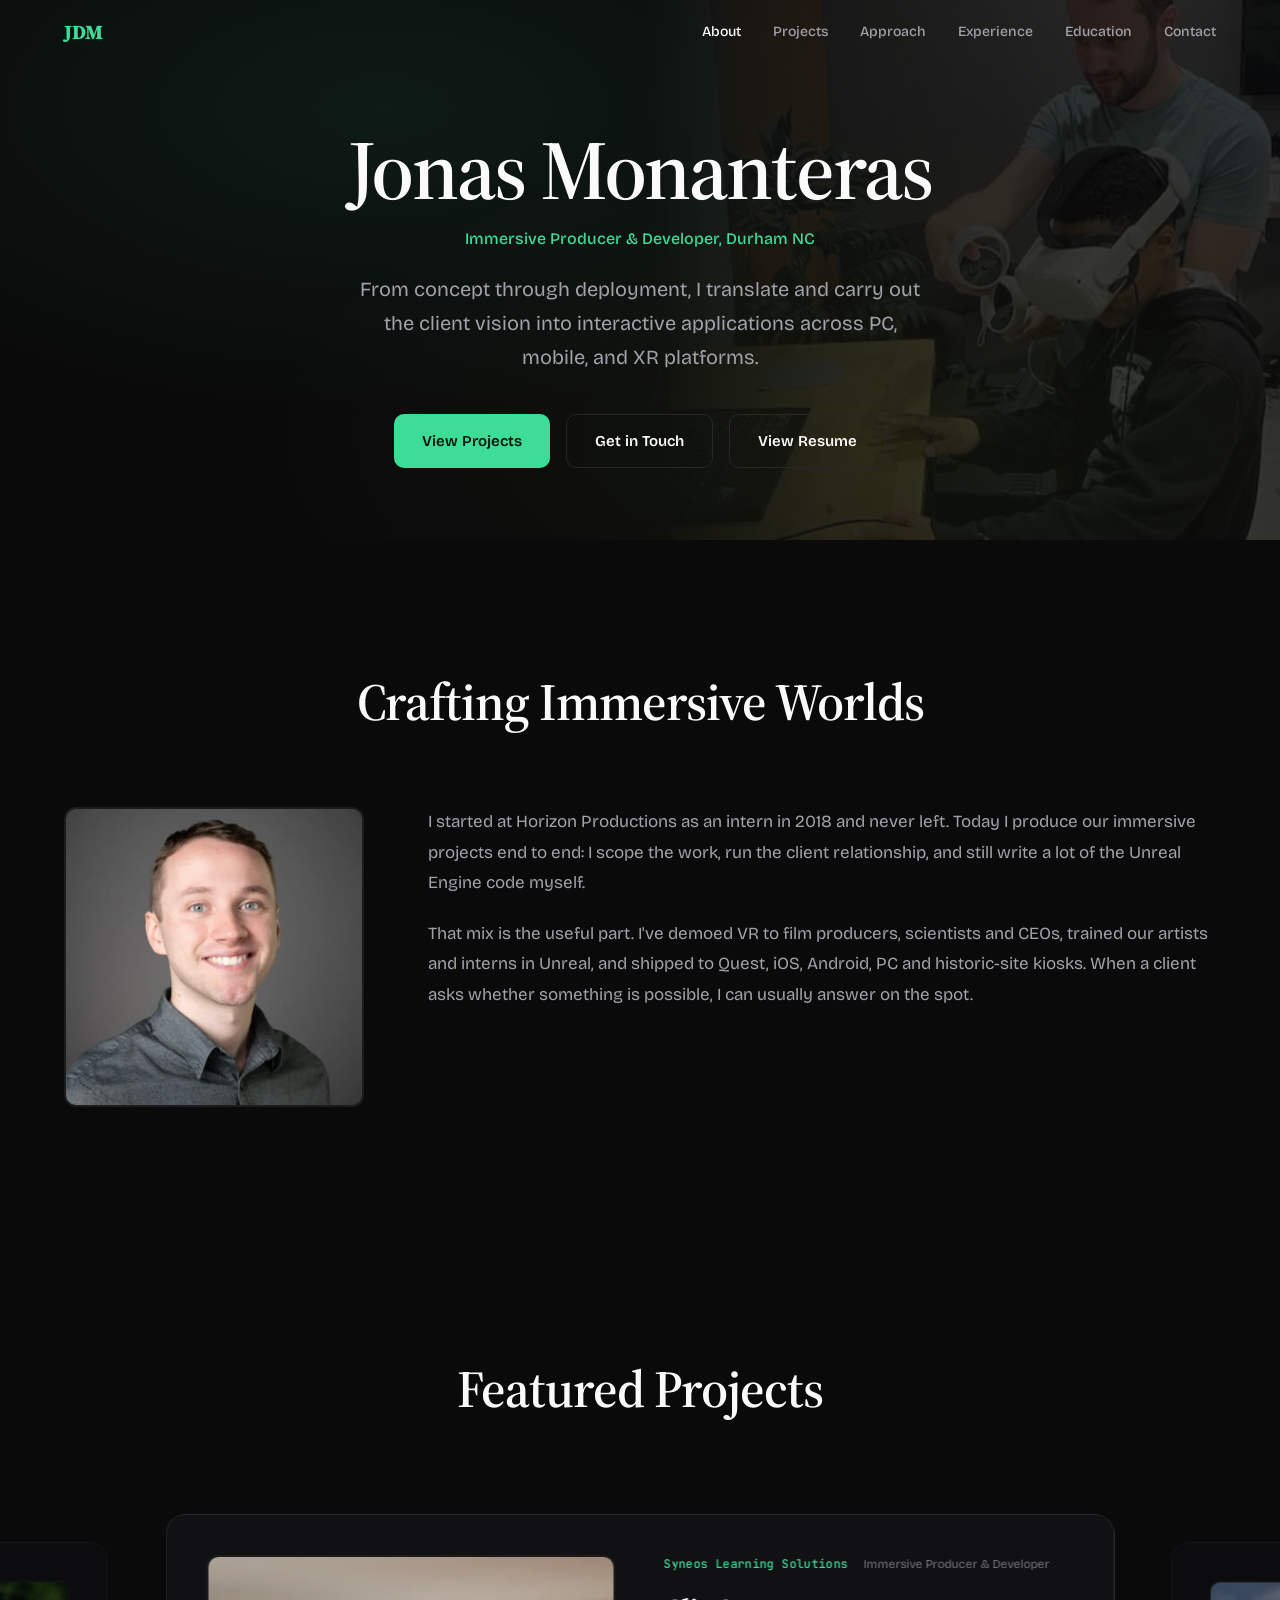
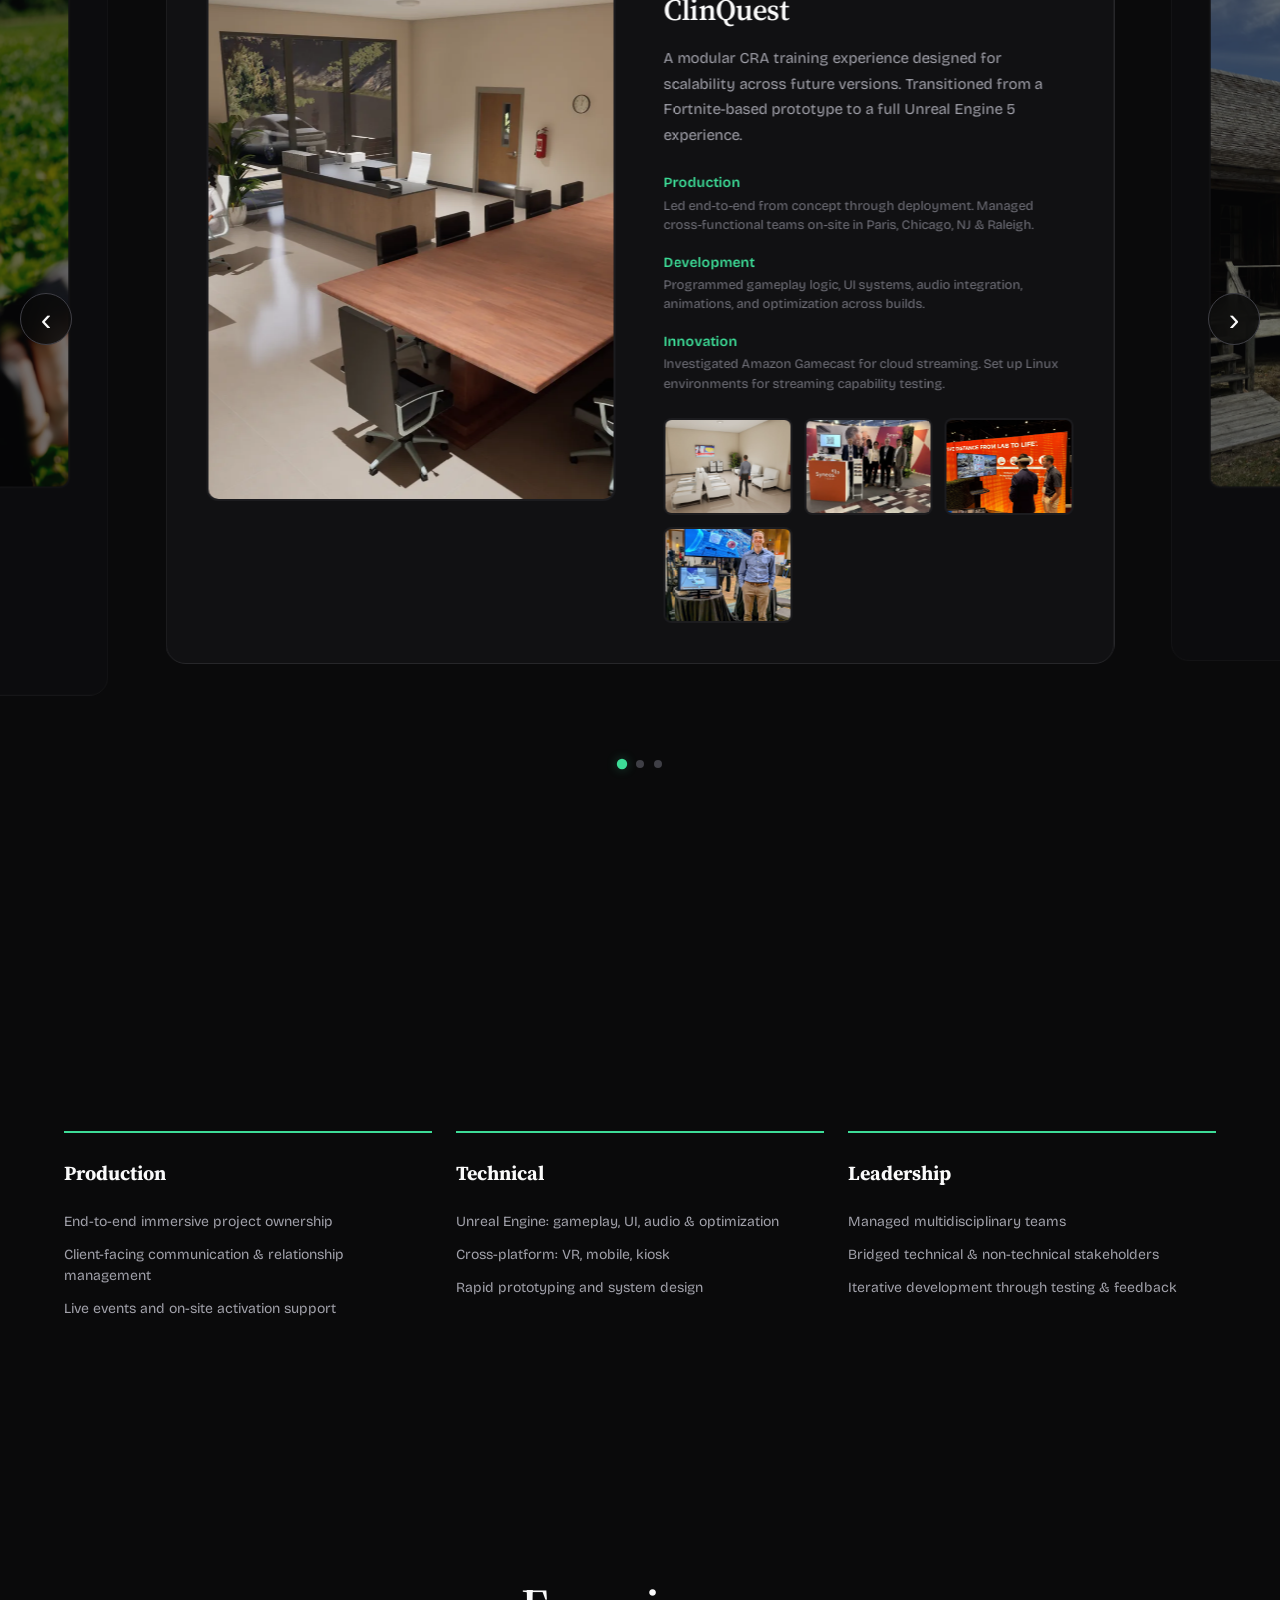
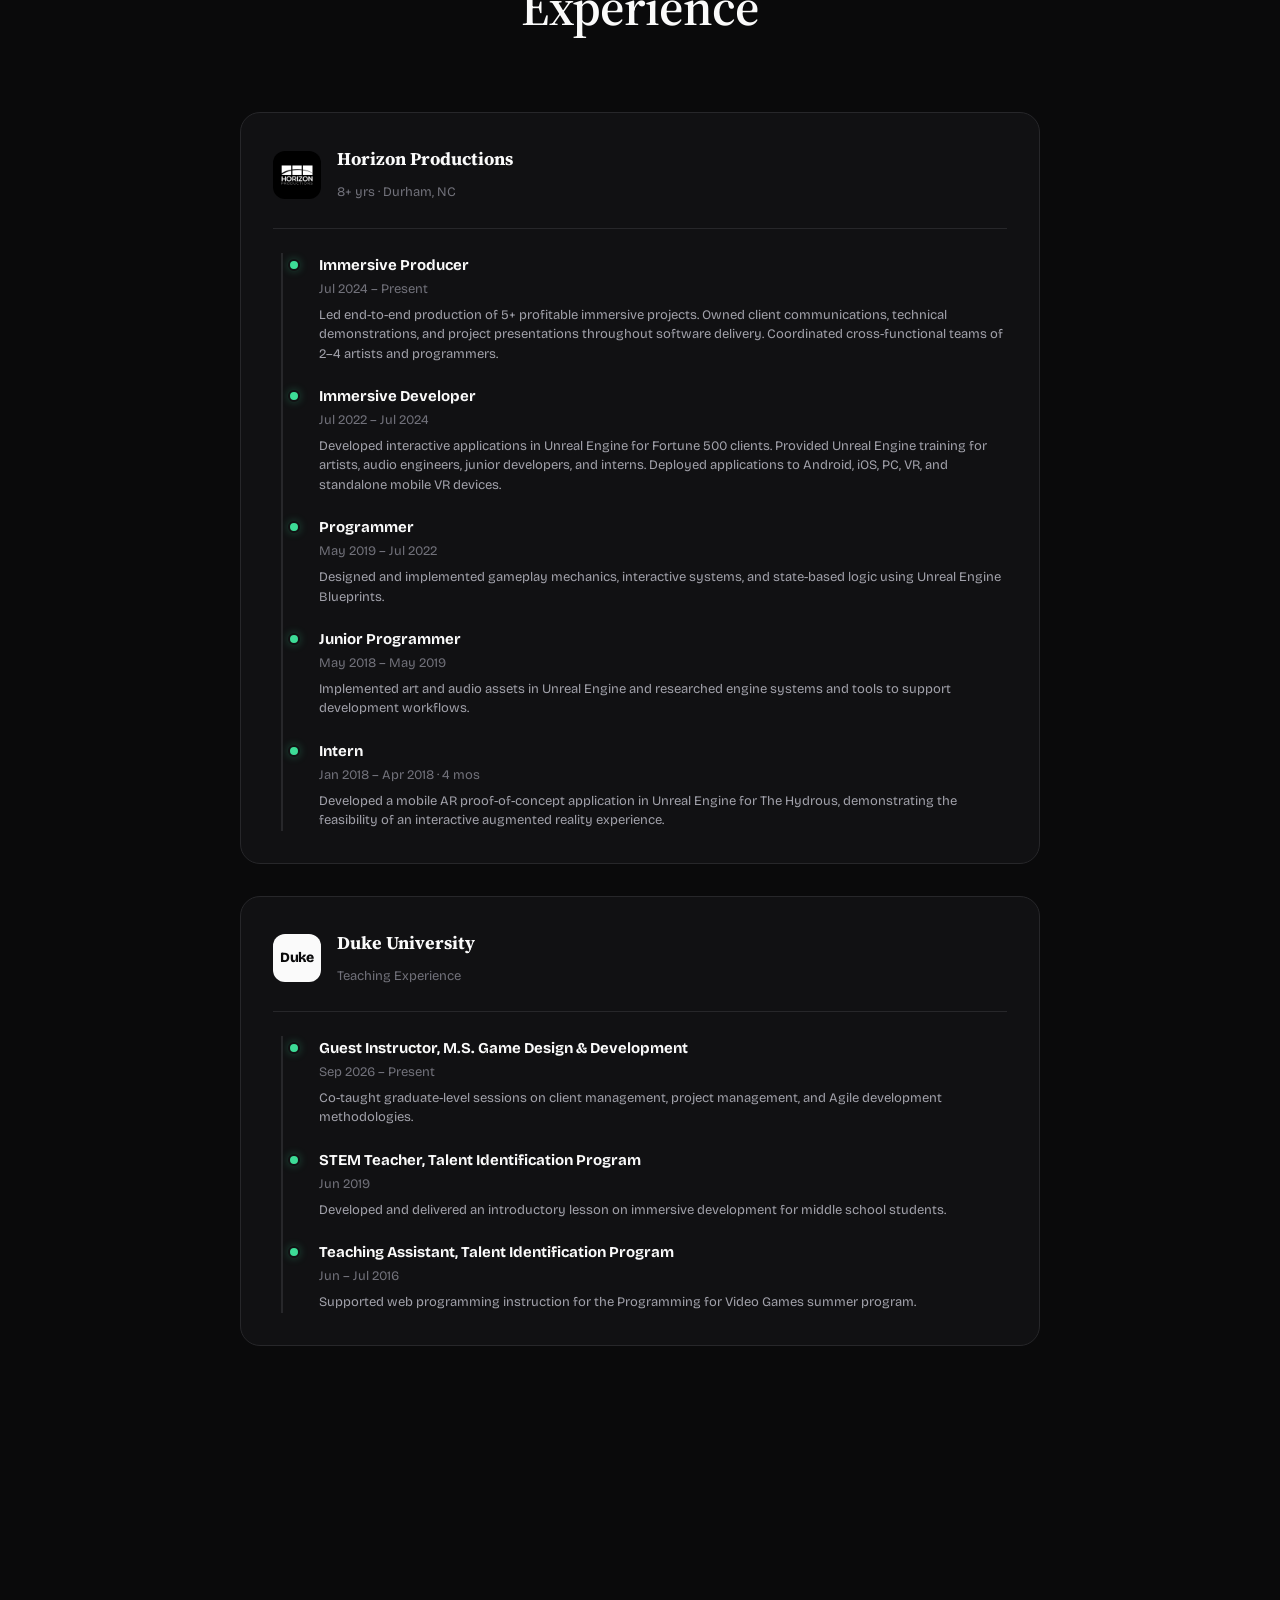
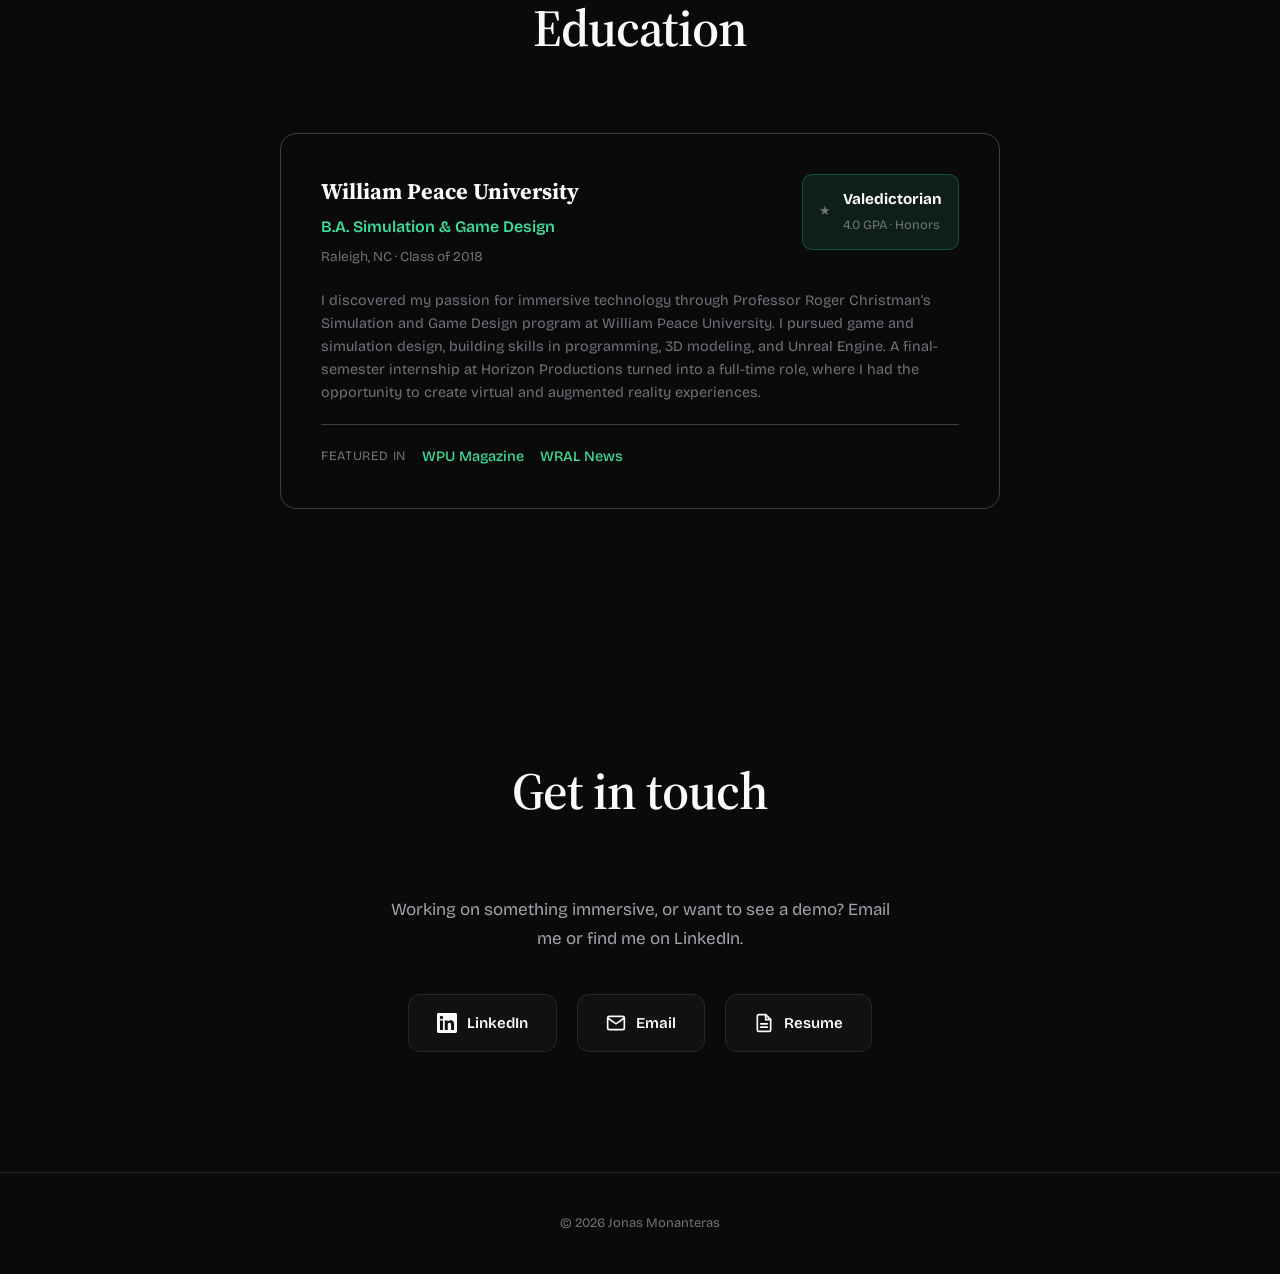
<file: index.html>
<!DOCTYPE html>
<html lang="en">
<head>
  <meta charset="UTF-8">
  <meta name="viewport" content="width=device-width, initial-scale=1.0">
  <title>Jonas Monanteras | Immersive Producer & Developer</title>
  <link rel="stylesheet" href="styles.css?v=23">
  <link rel="preconnect" href="https://fonts.googleapis.com">
  <link rel="preconnect" href="https://fonts.gstatic.com" crossorigin>
  <link href="https://fonts.googleapis.com/css2?family=Bricolage+Grotesque:opsz,wght@12..96,300..800&family=Source+Serif+4:opsz,wght@8..60,400..700&family=JetBrains+Mono:wght@400;500&display=swap" rel="stylesheet">
</head>
<body>
  <!-- Login Screen -->
  <div class="login-screen" id="loginScreen">
    <div class="login-card">
      <h1 class="login-title">JDM</h1>
      <p class="login-subtitle">Enter password to continue</p>
      <form id="loginForm" autocomplete="off">
        <input type="password" id="loginPassword" class="login-input" placeholder="Password" autofocus>
        <button type="submit" class="login-btn">Enter</button>
      </form>
      <p class="login-error" id="loginError">Incorrect password</p>
    </div>
  </div>
  <script>
    (function() {
      var HASH = 'cf6d343f652309bab400c4bab70329d352512831d4aa0f4b8ea5474dddb1f8e0';
      var LOGIN_ENABLED = false; // Set to true to re-enable login screen
      var screen = document.getElementById('loginScreen');
      if (!LOGIN_ENABLED || sessionStorage.getItem('portfolio_auth') === '1') {
        screen.style.display = 'none';
        document.body.classList.add('unlocked');
      }
      async function sha256(str) {
        var buf = await crypto.subtle.digest('SHA-256', new TextEncoder().encode(str));
        return Array.from(new Uint8Array(buf)).map(function(b) { return b.toString(16).padStart(2, '0'); }).join('');
      }
      document.getElementById('loginForm').addEventListener('submit', async function(e) {
        e.preventDefault();
        var hash = await sha256(document.getElementById('loginPassword').value);
        if (hash === HASH) {
          sessionStorage.setItem('portfolio_auth', '1');
          screen.style.transition = 'opacity 0.4s ease';
          screen.style.opacity = '0';
          document.body.classList.add('unlocked');
          setTimeout(function() { screen.style.display = 'none'; }, 400);
        } else {
          document.getElementById('loginError').classList.add('visible');
          document.getElementById('loginPassword').value = '';
        }
      });
    })();
  </script>

  <!-- Navigation -->
  <nav class="nav" id="nav">
    <div class="nav-inner">
      <a href="#hero" class="nav-logo">JDM</a>
      <div class="nav-links">
        <a href="#about">About</a>
        <a href="#projects">Projects</a>
        <a href="#strengths">Approach</a>
        <a href="#experience">Experience</a>
        <a href="#education">Education</a>
        <a href="#contact">Contact</a>
      </div>
      <button class="nav-toggle" id="navToggle" aria-label="Toggle menu">
        <span></span><span></span><span></span>
      </button>
    </div>
  </nav>

  <!-- Mobile menu -->
  <div class="mobile-menu" id="mobileMenu">
    <a href="#about">About</a>
    <a href="#projects">Projects</a>
    <a href="#strengths">Approach</a>
    <a href="#experience">Experience</a>
    <a href="#education">Education</a>
    <a href="#contact">Contact</a>
  </div>

  <!-- Hero Section -->
  <section class="hero" id="hero">
    <div class="hero-bg">
      <div class="hero-gradient"></div>
      <div class="hero-portrait">
        <img src="media/optimized/Jonas.webp" alt="">
      </div>
    </div>
    <div class="hero-content">
      <h1 class="hero-title">
        <span class="reveal">Jonas Monanteras</span>
      </h1>
      <p class="hero-role reveal reveal-delay-1">Immersive Producer &amp; Developer, Durham NC</p>
      <p class="hero-subtitle reveal reveal-delay-2">
        From concept through deployment, I translate and carry out the client vision into interactive applications across PC, mobile, and XR platforms.
      </p>
      <div class="hero-cta reveal reveal-delay-3">
        <a href="#projects" class="btn btn-primary">View Projects</a>
        <a href="#contact" class="btn btn-outline">Get in Touch</a>
        <a href="media/Jonas_Monanteras_Resume_Default_2026.pdf" target="_blank" rel="noopener" class="btn btn-outline">View Resume</a>
      </div>
    </div>
  </section>


  <!-- About Section -->
  <section class="section about" id="about">
    <div class="container">
      <div class="section-header">
        <h2 class="section-title reveal reveal-delay-1">Crafting Immersive Worlds</h2>
      </div>
      <div class="about-grid">
        <div class="about-image reveal">
          <div class="image-placeholder has-image">
            <img src="media/optimized/JonasMonanteras.webp" alt="Jonas Monanteras">
          </div>
        </div>
        <div class="about-text">
          <p class="reveal">
            I started at Horizon Productions as an intern in 2018 and never left. Today I produce our
            immersive projects end to end: I scope the work, run the client relationship, and still
            write a lot of the Unreal Engine code myself.
          </p>
          <p class="reveal reveal-delay-1">
            That mix is the useful part. I've demoed VR to film producers, scientists and CEOs, trained
            our artists and interns in Unreal, and shipped to Quest, iOS, Android, PC and historic-site
            kiosks. When a client asks whether something is possible, I can usually answer on the spot.
          </p>
        </div>
      </div>
    </div>
  </section>


  <!-- Projects Section -->
  <section class="section projects" id="projects">
    <div class="container">
      <div class="section-header">
        <h2 class="section-title reveal reveal-delay-1">Featured Projects</h2>
      </div>
    </div>
    <div class="carousel-outer" id="carouselOuter">
      <div class="carousel-viewport" id="carouselViewport">
        <div class="carousel-track" id="carouselTrack">

      <!-- Project 1: ClinQuest -->
      <article class="project-card" id="clinquest">
        <div class="project-card-inner">
          <div class="project-image">
            <div class="image-placeholder portrait has-image lightbox-trigger" data-project="clinquest">
              <img src="media/optimized/ClinQuest1.webp" alt="ClinQuest">
            </div>
          </div>
          <div class="project-content">
            <div class="project-meta">
              <span class="project-client">Syneos Learning Solutions</span>
              <span class="project-role">Immersive Producer & Developer</span>
            </div>
            <h3 class="project-title">ClinQuest</h3>
            <p class="project-desc">
              A modular CRA training experience designed for scalability across future versions.
              Transitioned from a Fortnite-based prototype to a full Unreal Engine 5 experience.
            </p>
            <div class="project-highlights">
              <div class="highlight">
                <div>
                  <strong>Production</strong>
                  <p>Led end-to-end from concept through deployment. Managed cross-functional teams on-site in Paris, Chicago, NJ & Raleigh.</p>
                </div>
              </div>
              <div class="highlight">
                <div>
                  <strong>Development</strong>
                  <p>Programmed gameplay logic, UI systems, audio integration, animations, and optimization across builds.</p>
                </div>
              </div>
              <div class="highlight">
                <div>
                  <strong>Innovation</strong>
                  <p>Investigated Amazon Gamecast for cloud streaming. Set up Linux environments for streaming capability testing.</p>
                </div>
              </div>
            </div>
            <div class="project-gallery">
              <div class="image-placeholder gallery-thumb has-image lightbox-trigger" data-project="clinquest">
                <img src="media/optimized/ClinQuest2.webp" alt="ClinQuest Screenshot">
              </div>
              <div class="image-placeholder gallery-thumb has-image lightbox-trigger" data-project="clinquest">
                <img src="media/optimized/SyneosEvent.webp" alt="Syneos Event">
              </div>
              <div class="image-placeholder gallery-thumb has-image lightbox-trigger" data-project="clinquest">
                <img src="media/optimized/SyneosEvent2.webp" alt="Syneos Event">
              </div>
              <div class="image-placeholder gallery-thumb has-image lightbox-trigger" data-project="clinquest">
                <img src="media/optimized/JonasEvent3.webp" alt="Syneos Event">
              </div>
            </div>
          </div>
        </div>
      </article>

      <!-- Project 3: DNCR -->
      <article class="project-card" id="dncr">
        <div class="project-card-inner">
          <div class="project-image">
            <div class="image-placeholder portrait has-image lightbox-trigger" data-project="dncr">
              <img src="media/optimized/HistoricSite_Aycock.webp" alt="Historic Site Aycock">
            </div>
          </div>
          <div class="project-content">
            <div class="project-meta">
              <span class="project-client">DNCR</span>
              <span class="project-role">Co-Producer & Developer</span>
            </div>
            <h3 class="project-title">Historic Site Immersive Experiences</h3>
            <p class="project-desc">
              Immersive educational experiences for historic sites, including the
              Charles B. Aycock site, across apps and kiosks.
            </p>
            <div class="project-highlights">
              <div class="highlight">
                <div>
                  <strong>Multi-Site</strong>
                  <p>Produced multiple immersive projects across different historic locations with app and kiosk platforms.</p>
                </div>
              </div>
              <div class="highlight">
                <div>
                  <strong>Content</strong>
                  <p>Collected source material, wrote scripts for clarity and engagement, ensured historical accuracy.</p>
                </div>
              </div>
              <div class="highlight">
                <div>
                  <strong>Development</strong>
                  <p>Built in Unreal Engine for mobile and kiosk PC based experiences. Implemented interactive storytelling systems.</p>
                </div>
              </div>
            </div>
            <div class="project-gallery">
              <div class="image-placeholder gallery-thumb has-image lightbox-trigger" data-project="dncr">
                <img src="media/optimized/Aycock_Kiosk.webp" alt="Aycock Kiosk">
              </div>
              <div class="image-placeholder gallery-thumb has-image lightbox-trigger" data-project="dncr">
                <img src="media/optimized/Aycock_Kiosk2.webp" alt="Aycock Kiosk">
              </div>
              <div class="gallery-thumb gallery-video lightbox-trigger" data-project="dncr">
                <video src="media/optimized/AycockKioskMovie.mp4" muted autoplay loop playsinline></video>
              </div>
              <div class="gallery-thumb gallery-video lightbox-trigger" data-project="dncr">
                <video src="media/optimized/Artifact_Clip.mp4" muted autoplay loop playsinline></video>
              </div>
              <div class="gallery-thumb gallery-video lightbox-trigger" data-project="dncr">
                <video src="media/optimized/MagicWindow_Clip.mp4" muted autoplay loop playsinline></video>
              </div>
              <div class="gallery-thumb gallery-video lightbox-trigger" data-project="dncr">
                <video src="media/optimized/HoD_Clip.mp4" muted autoplay loop playsinline></video>
              </div>
            </div>
          </div>
        </div>
      </article>
      <!-- Project 4: Pork Council -->
      <article class="project-card" id="pork-council">
        <div class="project-card-inner reverse">
          <div class="project-image">
            <div class="image-placeholder portrait has-image lightbox-trigger" data-project="pork-council">
              <img src="media/optimized/07252025_Pork Council Smithfield BTS SM-9.webp" alt="Pork Council VR Experience">
            </div>
          </div>
          <div class="project-content">
            <div class="project-meta">
              <span class="project-client">Pork Council</span>
              <span class="project-role">Immersive Producer & Developer</span>
            </div>
            <h3 class="project-title">Pork Council VR Experience</h3>
            <p class="project-desc">
              An interactive VR experience featuring 360° video and educational content
              designed to engage users with pork production processes.
            </p>
            <div class="project-highlights">
              <div class="highlight">
                <div>
                  <strong>Production</strong>
                  <p>Co-produced the project from initial pitch through final delivery, partnering with the lead producer to provide production guidance and support key project decisions. Managed client communication and leveraged my 360° production experience to inform the approach, while contributing to the sales process through SOW development and pricing. Helped coordinate programmers and artists to keep development aligned with the project vision and supported the on-site 360° video shoot at a pork processing facility.</p>
                </div>
              </div>
              <div class="highlight">
                <div>
                  <strong>Development</strong>
                  <p> Managed the development of interactive features, including a "pet the pig" mechanic and quiz system designed to balance educational content with user engagement. Contributed to the implementation and refinement of interactive systems throughout the experience. Oversaw and mentored a junior programmer responsible for developing the application's admin controls and flow states, helping ensure a smooth experience for both end users and clients conducting VR demonstrations. Integrated video assets and contributed to the overall experience polish.</p>
                </div>
              </div>
            </div>
            <div class="project-gallery">
              <div class="image-placeholder gallery-thumb has-image lightbox-trigger" data-project="pork-council">
                <img src="media/optimized/07252025_Pork Council Smithfield BTS SM-26.webp" alt="Pork Council BTS">
              </div>
              <div class="image-placeholder gallery-thumb has-image lightbox-trigger" data-project="pork-council">
                <img src="media/optimized/07252025_Pork Council Smithfield BTS SM-28.webp" alt="Pork Council BTS">
              </div>
              <div class="image-placeholder gallery-thumb has-image lightbox-trigger" data-project="pork-council">
                <img src="media/optimized/IMG_8477.webp" alt="Pork Council BTS">
              </div>
            </div>
          </div>
        </div>
      </article>

        </div><!-- /.carousel-track -->
      </div><!-- /.carousel-viewport -->
      <button class="carousel-btn carousel-prev" id="carouselPrev">&#8249;</button>
      <button class="carousel-btn carousel-next" id="carouselNext">&#8250;</button>
      <div class="carousel-dots" id="carouselDots"></div>
    </div><!-- /.carousel-outer -->
  </section>


  <!-- Strengths Section -->
  <section class="section strengths" id="strengths">
    <div class="container">
      <div class="section-header">
        <h2 class="section-title reveal reveal-delay-1">How I work</h2>
      </div>
      <div class="strengths-grid">
        <div class="strength-card reveal">
          <h3>Production</h3>
          <ul>
            <li>End-to-end immersive project ownership</li>
            <li>Client-facing communication & relationship management</li>
            <li>Live events and on-site activation support</li>
          </ul>
        </div>
        <div class="strength-card reveal reveal-delay-1">
          <h3>Technical</h3>
          <ul>
            <li>Unreal Engine: gameplay, UI, audio & optimization</li>
            <li>Cross-platform: VR, mobile, kiosk</li>
            <li>Rapid prototyping and system design</li>
          </ul>
        </div>
        <div class="strength-card reveal reveal-delay-2">
          <h3>Leadership</h3>
          <ul>
            <li>Managed multidisciplinary teams</li>
            <li>Bridged technical & non-technical stakeholders</li>
            <li>Iterative development through testing & feedback</li>
          </ul>
        </div>
      </div>
    </div>
  </section>

  <!-- Experience Section -->
  <section class="section experience" id="experience">
    <div class="container">
      <div class="section-header">
        <h2 class="section-title reveal reveal-delay-1">Experience</h2>
      </div>
      <div class="timeline">
        <div class="timeline-company reveal">
          <div class="timeline-company-header">
            <div class="timeline-logo"><img src="media/optimized/HorizonLogo512.webp" alt="Horizon Productions"></div>
            <div>
              <h3>Horizon Productions</h3>
              <span class="timeline-duration">8+ yrs · Durham, NC</span>
            </div>
          </div>
          <div class="timeline-roles">
            <div class="timeline-role">
              <div class="timeline-dot"></div>
              <div class="timeline-role-content">
                <strong>Immersive Producer</strong>
                <span>Jul 2024 – Present</span>
                <p>Led end-to-end production of 5+ profitable immersive projects. Owned client communications, technical demonstrations, and project presentations throughout software delivery. Coordinated cross-functional teams of 2–4 artists and programmers.</p>
              </div>
            </div>
            <div class="timeline-role">
              <div class="timeline-dot"></div>
              <div class="timeline-role-content">
                <strong>Immersive Developer</strong>
                <span>Jul 2022 – Jul 2024</span>
                <p>Developed interactive applications in Unreal Engine for Fortune 500 clients. Provided Unreal Engine training for artists, audio engineers, junior developers, and interns. Deployed applications to Android, iOS, PC, VR, and standalone mobile VR devices.</p>
              </div>
            </div>
            <div class="timeline-role">
              <div class="timeline-dot"></div>
              <div class="timeline-role-content">
                <strong>Programmer</strong>
                <span>May 2019 – Jul 2022</span>
                <p>Designed and implemented gameplay mechanics, interactive systems, and state-based logic using Unreal Engine Blueprints.</p>
              </div>
            </div>
            <div class="timeline-role">
              <div class="timeline-dot"></div>
              <div class="timeline-role-content">
                <strong>Junior Programmer</strong>
                <span>May 2018 – May 2019</span>
                <p>Implemented art and audio assets in Unreal Engine and researched engine systems and tools to support development workflows.</p>
              </div>
            </div>
            <div class="timeline-role">
              <div class="timeline-dot"></div>
              <div class="timeline-role-content">
                <strong>Intern</strong>
                <span>Jan 2018 – Apr 2018 · 4 mos</span>
                <p>Developed a mobile AR proof-of-concept application in Unreal Engine for The Hydrous, demonstrating the feasibility of an interactive augmented reality experience.</p>
              </div>
            </div>
          </div>
        </div>
        <div class="timeline-company reveal reveal-delay-1">
          <div class="timeline-company-header">
            <div class="timeline-logo duke">Duke</div>
            <div>
              <h3>Duke University</h3>
              <span class="timeline-duration">Teaching Experience</span>
            </div>
          </div>
          <div class="timeline-roles">
            <div class="timeline-role">
              <div class="timeline-dot"></div>
              <div class="timeline-role-content">
                <strong>Guest Instructor, M.S. Game Design & Development</strong>
                <span>Sep 2026 – Present</span>
                <p>Co-taught graduate-level sessions on client management, project management, and Agile development methodologies.</p>
              </div>
            </div>
            <div class="timeline-role">
              <div class="timeline-dot"></div>
              <div class="timeline-role-content">
                <strong>STEM Teacher, Talent Identification Program</strong>
                <span>Jun 2019</span>
                <p>Developed and delivered an introductory lesson on immersive development for middle school students.</p>
              </div>
            </div>
            <div class="timeline-role">
              <div class="timeline-dot"></div>
              <div class="timeline-role-content">
                <strong>Teaching Assistant, Talent Identification Program</strong>
                <span>Jun – Jul 2016</span>
                <p>Supported web programming instruction for the Programming for Video Games summer program.</p>
              </div>
            </div>
          </div>
        </div>
      </div>
    </div>
  </section>

  <!-- Education Section -->
  <section class="section education" id="education">
    <div class="container">
      <div class="section-header">
        <h2 class="section-title reveal reveal-delay-1">Education</h2>
      </div>
      <div class="education-card reveal reveal-delay-1">
        <div class="education-main">
          <div class="education-school">
            <h3>William Peace University</h3>
            <span class="education-degree">B.A. Simulation & Game Design</span>
            <span class="education-meta">Raleigh, NC · Class of 2018</span>
          </div>
          <div class="education-highlights">
            <div class="education-badge">
              <span class="badge-icon">★</span>
              <div>
                <strong>Valedictorian</strong>
                <span>4.0 GPA · Honors</span>
              </div>
            </div>
          </div>
        </div>
        <p class="education-note">I discovered my passion for immersive technology through Professor Roger Christman’s Simulation and Game Design program at William Peace University. I pursued game and simulation design, building skills in programming, 3D modeling, and Unreal Engine. A final-semester internship at Horizon Productions turned into a full-time role, where I had the opportunity to create virtual and augmented reality experiences.</p>
        <div class="education-press">
          <span class="education-press-label">Featured in</span>
          <a href="https://peace.edu/virtual-reality-on-the-horizon/" target="_blank" rel="noopener">WPU Magazine</a>
          <a href="https://www.wral.com/story/william-peace-graduate-makes-virtual-dreams-a-reality/20303318/" target="_blank" rel="noopener">WRAL News</a>
        </div>
      </div>
    </div>
  </section>

  <!-- Contact Section -->
  <section class="section contact" id="contact">
    <div class="container">
      <div class="section-header">
        <h2 class="section-title reveal reveal-delay-1">Get in touch</h2>
      </div>
      <div class="contact-content reveal reveal-delay-2">
        <p>Working on something immersive, or want to see a demo? Email me or find me on LinkedIn.</p>
        <div class="contact-links">
          <a href="https://www.linkedin.com/in/jonasdm/" target="_blank" rel="noopener" class="contact-link">
            <svg viewBox="0 0 24 24" fill="currentColor"><path d="M20.447 20.452h-3.554v-5.569c0-1.328-.027-3.037-1.852-3.037-1.853 0-2.136 1.445-2.136 2.939v5.667H9.351V9h3.414v1.561h.046c.477-.9 1.637-1.85 3.37-1.85 3.601 0 4.267 2.37 4.267 5.455v6.286zM5.337 7.433a2.062 2.062 0 01-2.063-2.065 2.064 2.064 0 112.063 2.065zm1.782 13.019H3.555V9h3.564v11.452zM22.225 0H1.771C.792 0 0 .774 0 1.729v20.542C0 23.227.792 24 1.771 24h20.451C23.2 24 24 23.227 24 22.271V1.729C24 .774 23.2 0 22.222 0h.003z"/></svg>
            <span>LinkedIn</span>
          </a>
          <a href="mailto:hello@jonasdm.com" class="contact-link">
            <svg viewBox="0 0 24 24" fill="none" stroke="currentColor" stroke-width="2"><path d="M4 4h16c1.1 0 2 .9 2 2v12c0 1.1-.9 2-2 2H4c-1.1 0-2-.9-2-2V6c0-1.1.9-2 2-2z"/><polyline points="22,6 12,13 2,6"/></svg>
            <span>Email</span>
          </a>
          <a href="media/Jonas_Monanteras_Resume_Default_2026.pdf" target="_blank" rel="noopener" class="contact-link">
            <svg viewBox="0 0 24 24" fill="none" stroke="currentColor" stroke-width="2" stroke-linecap="round" stroke-linejoin="round"><path d="M14 2H6a2 2 0 00-2 2v16a2 2 0 002 2h12a2 2 0 002-2V8z"/><polyline points="14 2 14 8 20 8"/><line x1="8" y1="13" x2="16" y2="13"/><line x1="8" y1="17" x2="16" y2="17"/></svg>
            <span>Resume</span>
          </a>
        </div>
      </div>
    </div>
  </section>

  <!-- Footer -->
  <footer class="footer">
    <div class="container">
      <p>&copy; 2026 Jonas Monanteras</p>
    </div>
  </footer>

  <!-- Lightbox -->
  <div class="lightbox" id="lightbox">
    <button class="lightbox-close" id="lightboxClose">&times;</button>
    <button class="lightbox-prev" id="lightboxPrev">&#8249;</button>
    <button class="lightbox-next" id="lightboxNext">&#8250;</button>
    <div class="lightbox-viewport" id="lightboxViewport">
      <div class="lightbox-track" id="lightboxTrack"></div>
    </div>
    <div class="lightbox-counter" id="lightboxCounter"></div>
  </div>

  <script src="script.js?v=20"></script>
</body>
</html>
</file>
<file: styles.css>
/* ===== Login Screen ===== */
.login-screen {
  position: fixed;
  inset: 0;
  z-index: 10000;
  background: #0a0a0b;
  display: flex;
  align-items: center;
  justify-content: center;
}

body.unlocked .login-screen { display: none; }

.login-card {
  text-align: center;
  max-width: 340px;
  width: 100%;
  padding: 0 1.5rem;
}

.login-title {
  font-size: 2.5rem;
  font-weight: 800;
  color: var(--accent);
  margin-bottom: 0.5rem;
}

.login-subtitle {
  color: #71717a;
  font-size: 0.9rem;
  margin-bottom: 2rem;
}

.login-input {
  width: 100%;
  padding: 0.85rem 1rem;
  background: #18181b;
  border: 1px solid #3f3f46;
  border-radius: 10px;
  color: #fafafa;
  font-family: var(--font);
  font-size: 1rem;
  outline: none;
  transition: border-color 0.2s;
  margin-bottom: 1rem;
}

.login-input:focus {
  border-color: var(--accent);
}

.login-btn {
  width: 100%;
  padding: 0.85rem;
  background: var(--accent);
  border: none;
  border-radius: 10px;
  color: var(--on-accent);
  font-family: var(--font);
  font-size: 1rem;
  font-weight: 600;
  cursor: pointer;
  transition: opacity 0.2s;
}

.login-btn:hover { opacity: 0.85; }

.login-error {
  color: #f87171;
  font-size: 0.85rem;
  margin-top: 1rem;
  opacity: 0;
  transition: opacity 0.2s;
}

.login-error.visible { opacity: 1; }

/* ===== Reset & Base ===== */
*, *::before, *::after {
  margin: 0;
  padding: 0;
  box-sizing: border-box;
}

:root {
  --bg: #0a0a0b;
  --bg-card: #111113;
  --bg-card-hover: #18181b;
  --surface: #1c1c1f;
  --border: #27272a;
  --border-light: #3f3f46;
  --text: #fafafa;
  --text-muted: #a1a1aa;
  --text-dim: #71717a;
  --accent: #3ddc97;
  --accent-rgb: 61, 220, 151;
  --accent-hover: #7be9bc;
  --accent-glow: rgba(var(--accent-rgb), 0.15);
  --accent-glow-strong: rgba(var(--accent-rgb), 0.3);
  --on-accent: #06140d;
  --radius: 12px;
  --radius-lg: 20px;
  --font: 'Bricolage Grotesque', -apple-system, BlinkMacSystemFont, sans-serif;
  --font-display: 'Source Serif 4', Georgia, serif;
  --font-mono: 'JetBrains Mono', monospace;
  --transition: 0.3s cubic-bezier(0.4, 0, 0.2, 1);
  --transition-slow: 0.6s cubic-bezier(0.4, 0, 0.2, 1);
}

html {
  scroll-behavior: smooth;
  scrollbar-width: thin;
  scrollbar-color: var(--border) var(--bg);
}

body {
  font-family: var(--font);
  background: var(--bg);
  color: var(--text);
  line-height: 1.6;
  overflow-x: hidden;
  -webkit-font-smoothing: antialiased;
}

h1,
h2,
h3,
.nav-logo {
  font-family: var(--font-display);
}

a {
  color: inherit;
  text-decoration: none;
}

ul { list-style: none; }

img {
  max-width: 100%;
  display: block;
}

.container {
  max-width: 1200px;
  margin: 0 auto;
  padding: 0 24px;
}

/* ===== Navigation ===== */
.nav {
  position: fixed;
  top: 0;
  left: 0;
  right: 0;
  z-index: 100;
  padding: 16px 0;
  transition: var(--transition);
  backdrop-filter: blur(0px);
}

.nav.scrolled {
  background: rgba(10, 10, 11, 0.85);
  backdrop-filter: blur(20px);
  border-bottom: 1px solid var(--border);
  padding: 12px 0;
}

.nav-inner {
  max-width: 1200px;
  margin: 0 auto;
  padding: 0 24px;
  display: flex;
  align-items: center;
  justify-content: space-between;
}

.nav-logo {
  font-size: 1.25rem;
  font-weight: 800;
  letter-spacing: -0.02em;
  color: var(--accent);
}

.nav-links {
  display: flex;
  gap: 32px;
}

.nav-links a {
  font-size: 0.875rem;
  font-weight: 500;
  color: var(--text-muted);
  transition: var(--transition);
  position: relative;
}

.nav-links a::after {
  content: '';
  position: absolute;
  bottom: -4px;
  left: 0;
  width: 0;
  height: 2px;
  background: var(--accent);
  border-radius: 1px;
  transition: width var(--transition);
}

.nav-links a:hover {
  color: var(--text);
}

.nav-links a:hover::after {
  width: 100%;
}

.nav-toggle {
  display: none;
  flex-direction: column;
  gap: 5px;
  background: none;
  border: none;
  cursor: pointer;
  padding: 4px;
}

.nav-toggle span {
  width: 24px;
  height: 2px;
  background: var(--text);
  border-radius: 1px;
  transition: var(--transition);
}

.nav-toggle.active span:nth-child(1) {
  transform: rotate(45deg) translate(5px, 5px);
}

.nav-toggle.active span:nth-child(2) {
  opacity: 0;
}

.nav-toggle.active span:nth-child(3) {
  transform: rotate(-45deg) translate(5px, -5px);
}

.mobile-menu {
  position: fixed;
  top: 0;
  left: 0;
  right: 0;
  bottom: 0;
  z-index: 99;
  background: rgba(10, 10, 11, 0.97);
  backdrop-filter: blur(20px);
  display: flex;
  flex-direction: column;
  align-items: center;
  justify-content: center;
  gap: 32px;
  opacity: 0;
  pointer-events: none;
  transition: var(--transition);
}

.mobile-menu.active {
  opacity: 1;
  pointer-events: all;
}

.mobile-menu a {
  font-size: 1.5rem;
  font-weight: 600;
  color: var(--text-muted);
  transition: var(--transition);
  transform: translateY(20px);
  opacity: 0;
}

.mobile-menu.active a {
  transform: translateY(0);
  opacity: 1;
}

.mobile-menu.active a:nth-child(1) { transition-delay: 0.1s; }
.mobile-menu.active a:nth-child(2) { transition-delay: 0.15s; }
.mobile-menu.active a:nth-child(3) { transition-delay: 0.2s; }
.mobile-menu.active a:nth-child(4) { transition-delay: 0.25s; }

.mobile-menu a:hover {
  color: var(--accent);
}

/* ===== Hero ===== */
.hero {
  position: relative;
  min-height: auto;
  display: flex;
  align-items: flex-start;
  justify-content: center;
  overflow: hidden;
  padding-top: max(100px, 14vh);
  padding-bottom: max(60px, 8vh);
}

.hero-bg {
  position: absolute;
  inset: 0;
  z-index: 0;
}

.hero-gradient {
  position: absolute;
  inset: 0;
  background:
    radial-gradient(ellipse at 30% 20%, rgba(var(--accent-rgb), 0.08) 0%, transparent 50%),
    radial-gradient(ellipse at 70% 80%, rgba(163, 230, 53, 0.05) 0%, transparent 50%);
}

.hero-portrait {
  position: absolute;
  right: 0;
  top: 0;
  bottom: 0;
  width: 50%;
  z-index: 0;
  pointer-events: none;
}

.hero-portrait img {
  width: 100%;
  height: 100%;
  object-fit: cover;
  object-position: center top;
  opacity: 0.18;
  -webkit-mask-image: linear-gradient(to right, transparent 0%, rgba(0,0,0,0.6) 30%, black 70%);
  mask-image: linear-gradient(to right, transparent 0%, rgba(0,0,0,0.6) 30%, black 70%);
}

@media (max-width: 768px) {
  .hero-portrait {
    width: 100%;
  }
  .hero-portrait img {
    object-position: 70% top;
    opacity: 0.3;
    -webkit-mask-image: linear-gradient(to right, transparent 0%, black 35%);
    mask-image: linear-gradient(to right, transparent 0%, black 35%);
  }
}

.hero-content {
  position: relative;
  z-index: 1;
  text-align: center;
  padding: 0 24px;
  max-width: 900px;
}

.hero-title {
  font-size: clamp(2.75rem, 9vw, 5.25rem);
  font-weight: 600;
  letter-spacing: -0.025em;
  line-height: 1.05;
  margin-bottom: 12px;
  color: var(--text);
}

.hero-role {
  font-size: 1rem;
  font-weight: 500;
  color: var(--accent);
  margin-bottom: 20px;
}

.hero-subtitle {
  font-size: clamp(1rem, 2.5vw, 1.25rem);
  color: var(--text-muted);
  max-width: 580px;
  margin: 0 auto 40px;
  line-height: 1.7;
}

.hero-cta {
  display: flex;
  gap: 16px;
  justify-content: center;
  flex-wrap: wrap;
}

/* Buttons */
.btn {
  display: inline-flex;
  align-items: center;
  gap: 8px;
  padding: 14px 28px;
  border-radius: 10px;
  font-family: var(--font);
  font-size: 0.9375rem;
  font-weight: 600;
  cursor: pointer;
  transition: var(--transition);
  border: none;
}

.btn-primary {
  background: var(--accent);
  color: var(--on-accent);
}

.btn-primary:hover {
  background: var(--accent-hover);
}

.btn-outline {
  background: transparent;
  color: var(--text);
  border: 1px solid var(--border);
}

.btn-outline:hover {
  border-color: var(--accent);
  color: var(--accent);
  background: var(--accent-glow);
}

.btn-sm {
  padding: 10px 20px;
  font-size: 0.8125rem;
}

/* Scroll indicator */

/* ===== Section Common ===== */
.section {
  padding: 120px 0;
  position: relative;
}

.section-header {
  text-align: center;
  margin-bottom: 64px;
}

.section-title {
  font-size: clamp(2.25rem, 5.5vw, 3.25rem);
  font-weight: 600;
  letter-spacing: -0.02em;
}

/* ===== Education ===== */
.education-card {
  background: var(--card-bg);
  border: 1px solid var(--border-light);
  border-radius: 16px;
  padding: 2.5rem;
  max-width: 720px;
  margin: 0 auto;
}

.education-main {
  display: flex;
  justify-content: space-between;
  align-items: flex-start;
  gap: 2rem;
  margin-bottom: 1.25rem;
}

.education-school h3 {
  font-size: 1.4rem;
  margin-bottom: 0.25rem;
}

.education-degree {
  display: block;
  color: var(--accent);
  font-weight: 600;
  font-size: 1rem;
  margin-bottom: 0.25rem;
}

.education-meta {
  color: var(--text-dim);
  font-size: 0.85rem;
}

.education-badge {
  display: flex;
  align-items: center;
  gap: 0.75rem;
  background: rgba(var(--accent-rgb), 0.1);
  border: 1px solid rgba(var(--accent-rgb), 0.25);
  border-radius: 10px;
  padding: 0.75rem 1rem;
  white-space: nowrap;
}

.badge-icon {
  font-size: 1.3rem;
  color: var(--accent);
}

.education-badge strong {
  display: block;
  font-size: 0.95rem;
}

.education-badge span {
  font-size: 0.8rem;
  color: var(--text-dim);
}

.education-note {
  color: var(--text-dim);
  font-size: 0.9rem;
  line-height: 1.6;
  margin-bottom: 1.25rem;
}

.education-press {
  display: flex;
  align-items: center;
  gap: 1rem;
  padding-top: 1.25rem;
  border-top: 1px solid var(--border-light);
}

.education-press-label {
  color: var(--text-dim);
  font-size: 0.8rem;
  text-transform: uppercase;
  letter-spacing: 0.05em;
}

.education-press a {
  color: var(--accent);
  font-size: 0.9rem;
  font-weight: 500;
  text-decoration: none;
  transition: opacity 0.2s;
}

.education-press a:hover {
  opacity: 0.7;
}

@media (max-width: 768px) {
  .education-card { padding: 1.5rem; }
  .education-main { flex-direction: column; gap: 1rem; }
}

/* ===== Clients Strip ===== */

/* ===== About ===== */
.about-grid {
  display: grid;
  grid-template-columns: 300px 1fr;
  gap: 64px;
  align-items: start;
}

.about-image {
  position: sticky;
  top: 120px;
}

.about-text p {
  font-size: 1.0625rem;
  color: var(--text-muted);
  margin-bottom: 20px;
  line-height: 1.8;
}

/* ===== Skills Row ===== */

/* ===== Experience Timeline ===== */
.timeline {
  display: flex;
  flex-direction: column;
  gap: 32px;
  max-width: 800px;
  margin: 0 auto;
}

.timeline-company {
  background: var(--bg-card);
  border: 1px solid var(--border);
  border-radius: var(--radius-lg);
  padding: 32px;
  transition: var(--transition);
}

.timeline-company:hover {
  border-color: var(--border-light);
}

.timeline-company-header {
  display: flex;
  align-items: center;
  gap: 16px;
  margin-bottom: 24px;
  padding-bottom: 24px;
  border-bottom: 1px solid var(--border);
}

.timeline-logo {
  width: 48px;
  height: 48px;
  border-radius: 12px;
  background: var(--accent);
  display: flex;
  align-items: center;
  justify-content: center;
  font-weight: 800;
  font-size: 0.875rem;
  color: var(--on-accent);
  flex-shrink: 0;
  letter-spacing: -0.02em;
  overflow: hidden;
}

.timeline-logo img {
  width: 100%;
  height: 100%;
  object-fit: cover;
}

.timeline-logo.duke {
  background: #fafafa;
  color: #0a0a0b;
}

.timeline-company-header h3 {
  font-size: 1.125rem;
  font-weight: 700;
  margin-bottom: 4px;
}

.timeline-duration {
  font-size: 0.8125rem;
  color: var(--text-dim);
}

.timeline-roles {
  display: flex;
  flex-direction: column;
  gap: 0;
  padding-left: 12px;
  border-left: 2px solid var(--border);
  margin-left: 8px;
}

.timeline-role {
  position: relative;
  padding: 0 0 20px 24px;
}

.timeline-role:last-child {
  padding-bottom: 0;
}

.timeline-dot {
  position: absolute;
  left: -7px;
  top: 6px;
  width: 12px;
  height: 12px;
  border-radius: 50%;
  background: var(--accent);
  border: 2px solid var(--bg-card);
  box-shadow: 0 0 8px var(--accent-glow-strong);
}

.timeline-role-content strong {
  display: block;
  font-size: 0.9375rem;
  font-weight: 700;
  margin-bottom: 2px;
}

.timeline-role-content span {
  display: block;
  font-size: 0.8125rem;
  color: var(--text-dim);
  margin-bottom: 4px;
}

.timeline-role-content p {
  font-size: 0.8125rem;
  color: var(--text-muted);
  line-height: 1.5;
  margin-top: 6px;
}

/* ===== Image Placeholders ===== */
.image-placeholder {
  background: var(--surface);
  border: 2px dashed var(--border);
  border-radius: var(--radius);
  display: flex;
  flex-direction: column;
  align-items: center;
  justify-content: center;
  gap: 12px;
  color: var(--text-dim);
  cursor: pointer;
  transition: var(--transition);
  position: relative;
  overflow: hidden;
  aspect-ratio: 1;
  width: 100%;
}

.image-placeholder.landscape {
  aspect-ratio: 16 / 9;
}

.image-placeholder.portrait {
  aspect-ratio: 3 / 4;
}

.image-placeholder.has-image {
  border-style: solid;
  border-color: transparent;
}

.image-placeholder.has-image img {
  position: absolute;
  inset: 0;
  width: 100%;
  height: 100%;
  object-fit: cover;
}

.image-placeholder.has-image svg,
.image-placeholder.has-image span {
  display: none;
}

.image-placeholder svg {
  width: 48px;
  height: 48px;
  opacity: 0.5;
}

.image-placeholder span {
  font-size: 0.8125rem;
  font-weight: 500;
}

.gallery-thumb {
  aspect-ratio: 4/3;
  border-radius: 8px;
}

.gallery-thumb svg {
  width: 28px;
  height: 28px;
}

.gallery-video {
  overflow: hidden;
  background: #0a0a0a;
}

.gallery-video video {
  width: 100%;
  height: 100%;
  object-fit: cover;
  display: block;
}

/* ===== Carousel ===== */
.projects {
  padding-bottom: 80px;
}

.carousel-outer {
  position: relative;
  width: 100%;
  user-select: none;
  padding: 20px 0 60px;
}

.carousel-viewport {
  overflow-x: clip;
  overflow-y: visible;
  width: 100%;
  touch-action: pan-y;
  cursor: grab;
}

.carousel-viewport.dragging {
  cursor: grabbing;
}

.carousel-track img,
.carousel-track video {
  -webkit-user-drag: none;
}

.project-card:not(.active) {
  cursor: pointer;
}

.carousel-track {
  display: flex;
  align-items: stretch;
  will-change: transform;
  transition: transform 0.55s cubic-bezier(0.25, 1, 0.5, 1);
}

.carousel-btn {
  position: absolute;
  top: 50%;
  transform: translateY(calc(-50% - 20px));
  z-index: 10;
  width: 52px;
  height: 52px;
  border-radius: 50%;
  border: 1px solid var(--border-light);
  background: rgba(10,10,11,0.8);
  backdrop-filter: blur(12px);
  color: var(--text);
  font-size: 2rem;
  cursor: pointer;
  display: flex;
  align-items: center;
  justify-content: center;
  transition: var(--transition);
  line-height: 1;
}

.carousel-prev { left: 20px; }
.carousel-next { right: 20px; }

.carousel-btn:hover {
  background: var(--accent-glow);
  border-color: var(--accent);
  color: var(--accent);
}

.carousel-dots {
  display: flex;
  justify-content: center;
  gap: 10px;
  position: absolute;
  bottom: 16px;
  left: 0;
  right: 0;
}

.carousel-dot {
  width: 8px;
  height: 8px;
  border-radius: 50%;
  background: var(--border-light);
  cursor: pointer;
  transition: var(--transition);
  border: none;
  padding: 0;
}

.carousel-dot.active {
  background: var(--accent);
  transform: scale(1.3);
  box-shadow: 0 0 8px var(--accent-glow-strong);
}

/* ===== Projects ===== */
.project-card {
  flex-shrink: 0;
  padding: 0 12px;
  opacity: 0.45;
  transform: scale(0.93);
  transition: opacity 0.55s ease, transform 0.55s ease;
}

.project-card.active {
  opacity: 1;
  transform: scale(1);
}

.project-card-inner {
  display: grid;
  grid-template-columns: 1fr 1fr;
  gap: 48px;
  background: var(--bg-card);
  border: 1px solid var(--border);
  border-radius: var(--radius-lg);
  padding: 40px;
  position: relative;
  transform: perspective(1200px) rotateX(var(--rx, 0deg)) rotateY(var(--ry, 0deg));
  /* Rotation is driven per-frame from JS, so only the colors ease here. */
  transition: border-color 0.4s ease, background-color 0.4s ease, box-shadow 0.4s ease;
}

.project-card-inner::after {
  content: '';
  position: absolute;
  inset: 0;
  border-radius: inherit;
  pointer-events: none;
  background: radial-gradient(500px circle at var(--mx, 50%) var(--my, 50%), rgba(255, 255, 255, 0.06), transparent 45%);
  opacity: 0;
  transition: opacity 0.4s ease;
}

.project-card.active .project-card-inner:hover::after {
  opacity: 1;
}

.project-card-inner:hover {
  border-color: var(--border-light);
  background: var(--bg-card-hover);
  box-shadow: 0 20px 60px rgba(0, 0, 0, 0.3);
}

.project-card-inner.reverse {
  direction: rtl;
}

.project-card-inner.reverse > * {
  direction: ltr;
}

.project-image {
  position: relative;
}

.project-content {
  display: flex;
  flex-direction: column;
  justify-content: center;
}

.project-meta {
  display: flex;
  gap: 16px;
  margin-bottom: 12px;
  flex-wrap: wrap;
}

.project-client {
  font-family: var(--font-mono);
  font-size: 0.75rem;
  color: var(--accent);
  font-weight: 500;
  letter-spacing: 0.03em;
}

.project-role {
  font-size: 0.75rem;
  color: var(--text-dim);
}

.project-title {
  font-size: 1.875rem;
  font-weight: 600;
  letter-spacing: -0.02em;
  margin-bottom: 12px;
}

.project-desc {
  color: var(--text-muted);
  font-size: 0.9375rem;
  margin-bottom: 24px;
  line-height: 1.7;
}

.project-highlights {
  display: flex;
  flex-direction: column;
  gap: 16px;
  margin-bottom: 24px;
}

.highlight {
  display: flex;
  gap: 14px;
  align-items: flex-start;
}

.highlight strong {
  font-size: 0.875rem;
  font-weight: 600;
  color: var(--accent);
  display: block;
  margin-bottom: 2px;
}

.highlight p {
  font-size: 0.8125rem;
  color: var(--text-dim);
  line-height: 1.5;
}

.project-gallery {
  display: grid;
  grid-template-columns: repeat(3, 1fr);
  gap: 12px;
}

/* ===== Strengths ===== */
.strengths-grid {
  display: grid;
  grid-template-columns: repeat(3, 1fr);
  gap: 24px;
}

.strength-card {
  border-top: 2px solid var(--accent);
  padding-top: 24px;
}

.strength-card h3 {
  font-size: 1.25rem;
  font-weight: 700;
  margin-bottom: 16px;
}

.strength-card li {
  font-size: 0.875rem;
  color: var(--text-muted);
  padding: 6px 0;
  line-height: 1.5;
}

/* ===== Contact ===== */
.contact {
  text-align: center;
}

.contact-content p {
  font-size: 1.0625rem;
  color: var(--text-muted);
  max-width: 500px;
  margin: 0 auto 40px;
  line-height: 1.7;
}

.contact-links {
  display: flex;
  justify-content: center;
  gap: 20px;
  flex-wrap: wrap;
}

.contact-link {
  display: flex;
  align-items: center;
  gap: 10px;
  padding: 16px 28px;
  background: var(--bg-card);
  border: 1px solid var(--border);
  border-radius: var(--radius);
  font-weight: 600;
  font-size: 0.9375rem;
  transition: var(--transition);
}

.contact-link svg {
  width: 20px;
  height: 20px;
}

.contact-link:hover {
  border-color: var(--accent);
  background: var(--accent-glow);
  color: var(--accent);
  transform: translateY(-2px);
}

/* ===== Footer ===== */
.footer {
  padding: 40px 0;
  border-top: 1px solid var(--border);
  text-align: center;
  font-size: 0.8125rem;
  color: var(--text-dim);
}

/* ===== Lightbox trigger ===== */
.lightbox-trigger {
  cursor: zoom-in;
}

.lightbox-trigger:hover::after {
  content: '';
  position: absolute;
  inset: 0;
  background: rgba(0, 0, 0, 0.3);
  border-radius: inherit;
  transition: var(--transition);
}

/* ===== Lightbox ===== */
.lightbox {
  position: fixed;
  inset: 0;
  z-index: 200;
  background: rgba(0, 0, 0, 0.95);
  display: flex;
  align-items: center;
  justify-content: center;
  opacity: 0;
  pointer-events: none;
  transition: opacity 0.3s ease;
}

.lightbox.active {
  opacity: 1;
  pointer-events: all;
}

.lightbox-viewport {
  position: absolute;
  inset: 0;
  overflow: hidden;
  touch-action: none;
  cursor: grab;
}

.lightbox-viewport.dragging {
  cursor: grabbing;
}

.lightbox-track {
  display: flex;
  height: 100%;
  will-change: transform;
}

.lightbox-slide {
  flex: 0 0 100%;
  height: 100%;
  display: flex;
  align-items: center;
  justify-content: center;
  padding: 72px 96px;
  box-sizing: border-box;
}

.lightbox-slide img,
.lightbox-slide video {
  max-width: 100%;
  max-height: 100%;
  object-fit: contain;
  border-radius: var(--radius);
  user-select: none;
  -webkit-user-drag: none;
  transform: scale(0.92);
  transition: transform 0.35s cubic-bezier(0.16, 1, 0.3, 1);
}

.lightbox.active .lightbox-slide img,
.lightbox.active .lightbox-slide video {
  transform: scale(1);
}

@media (max-width: 768px) {
  .lightbox-slide {
    padding: 72px 0;
  }

  .lightbox-slide img,
  .lightbox-slide video {
    border-radius: 0;
  }
}

/* Touch devices swipe instead; the arrows would sit on top of the photo. */
@media (hover: none) {
  .lightbox-prev,
  .lightbox-next {
    display: none;
  }
}

.lightbox-close {
  position: fixed;
  top: 20px;
  right: 24px;
  width: 44px;
  height: 44px;
  border-radius: 50%;
  border: 1px solid var(--border-light);
  background: rgba(255,255,255,0.08);
  color: white;
  font-size: 1.5rem;
  cursor: pointer;
  display: flex;
  align-items: center;
  justify-content: center;
  transition: var(--transition);
  line-height: 1;
}

.lightbox-close:hover {
  background: rgba(255,255,255,0.16);
  border-color: var(--accent);
}

.lightbox-prev,
.lightbox-next {
  position: fixed;
  top: 50%;
  transform: translateY(-50%);
  width: 52px;
  height: 52px;
  border-radius: 50%;
  border: 1px solid var(--border-light);
  background: rgba(255,255,255,0.08);
  color: white;
  font-size: 2rem;
  cursor: pointer;
  display: flex;
  align-items: center;
  justify-content: center;
  transition: var(--transition);
  line-height: 1;
}

.lightbox-prev { left: 20px; }
.lightbox-next { right: 20px; }

.lightbox-prev:hover,
.lightbox-next:hover {
  background: rgba(255,255,255,0.18);
  border-color: var(--accent);
}

.lightbox-prev:disabled,
.lightbox-next:disabled {
  opacity: 0.2;
  cursor: default;
}

.lightbox-counter {
  position: fixed;
  bottom: 24px;
  left: 50%;
  transform: translateX(-50%);
  font-size: 0.8125rem;
  color: var(--text-dim);
  font-family: var(--font-mono);
  letter-spacing: 0.1em;
}

/* ===== Reveal Animations ===== */
.reveal {
  opacity: 0;
  transform: translateY(30px);
  transition: opacity 0.8s cubic-bezier(0.16, 1, 0.3, 1),
              transform 0.8s cubic-bezier(0.16, 1, 0.3, 1);
}

.reveal.visible {
  opacity: 1;
  transform: translateY(0);
}

.reveal-delay-1 { transition-delay: 0.1s; }
.reveal-delay-2 { transition-delay: 0.2s; }
.reveal-delay-3 { transition-delay: 0.3s; }
.reveal-delay-4 { transition-delay: 0.5s; }

/* Hero reveal overrides for initial load */
.hero .reveal {
  transition-duration: 1s;
}

.hero .reveal-delay-1 { transition-delay: 0.2s; }
.hero .reveal-delay-2 { transition-delay: 0.4s; }
.hero .reveal-delay-3 { transition-delay: 0.6s; }
.hero .reveal-delay-4 { transition-delay: 1s; }

/* ===== Responsive ===== */
@media (max-width: 1024px) {
  .about-grid {
    grid-template-columns: 1fr;
    gap: 40px;
  }

  .about-image {
    position: static;
    width: 100%;
    max-width: 280px;
    margin: 0 auto;
  }

  .project-card-inner,
  .project-card-inner.reverse {
    grid-template-columns: 1fr;
    direction: ltr;
  }

  .strengths-grid {
    grid-template-columns: 1fr;
  }
}

@media (max-width: 768px) {
  .section {
    padding: 80px 0;
  }

  .nav-links {
    display: none;
  }

  .nav-toggle {
    display: flex;
  }

  .project-card-inner {
    padding: 24px;
  }

  .hero-cta {
    margin-bottom: 60px;
  }

  /* Full-width single card on mobile */
  .project-card {
    padding: 0;
  }

  /* Extend outer padding so nav sits below the card, not on top of it */
  .carousel-outer {
    padding-bottom: 104px;
  }

  /* Carousel arrows: sit above the dots, inside the extended padding area */
  .carousel-btn {
    top: auto;
    bottom: 48px;
    transform: none;
    width: 44px;
    height: 44px;
    font-size: 1.5rem;
  }

  .carousel-prev { left: calc(50% - 56px); }
  .carousel-next { right: calc(50% - 56px); }

  .carousel-dots {
    bottom: 12px;
  }

  /* Clients label: narrower on small screens */
  
}

@media (max-width: 480px) {
  .btn {
    padding: 12px 24px;
    font-size: 0.875rem;
  }
}
</file>
